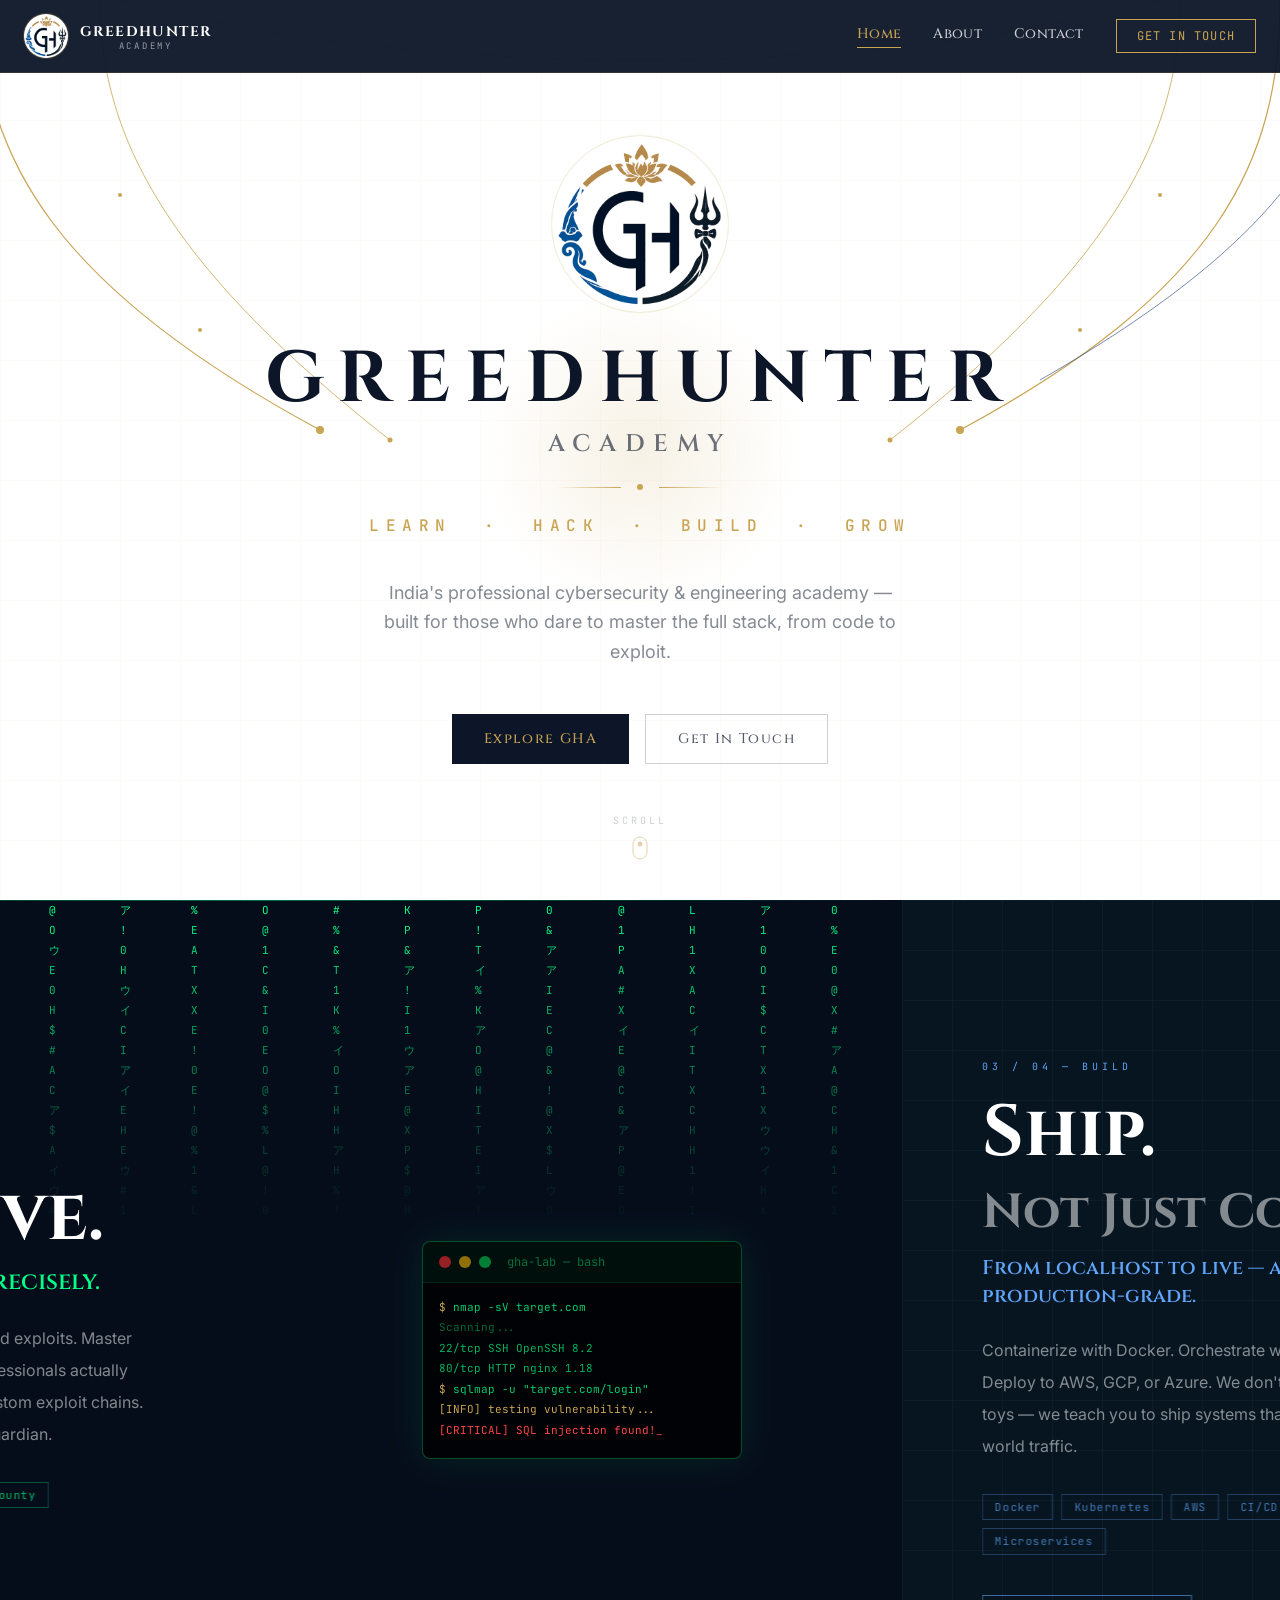
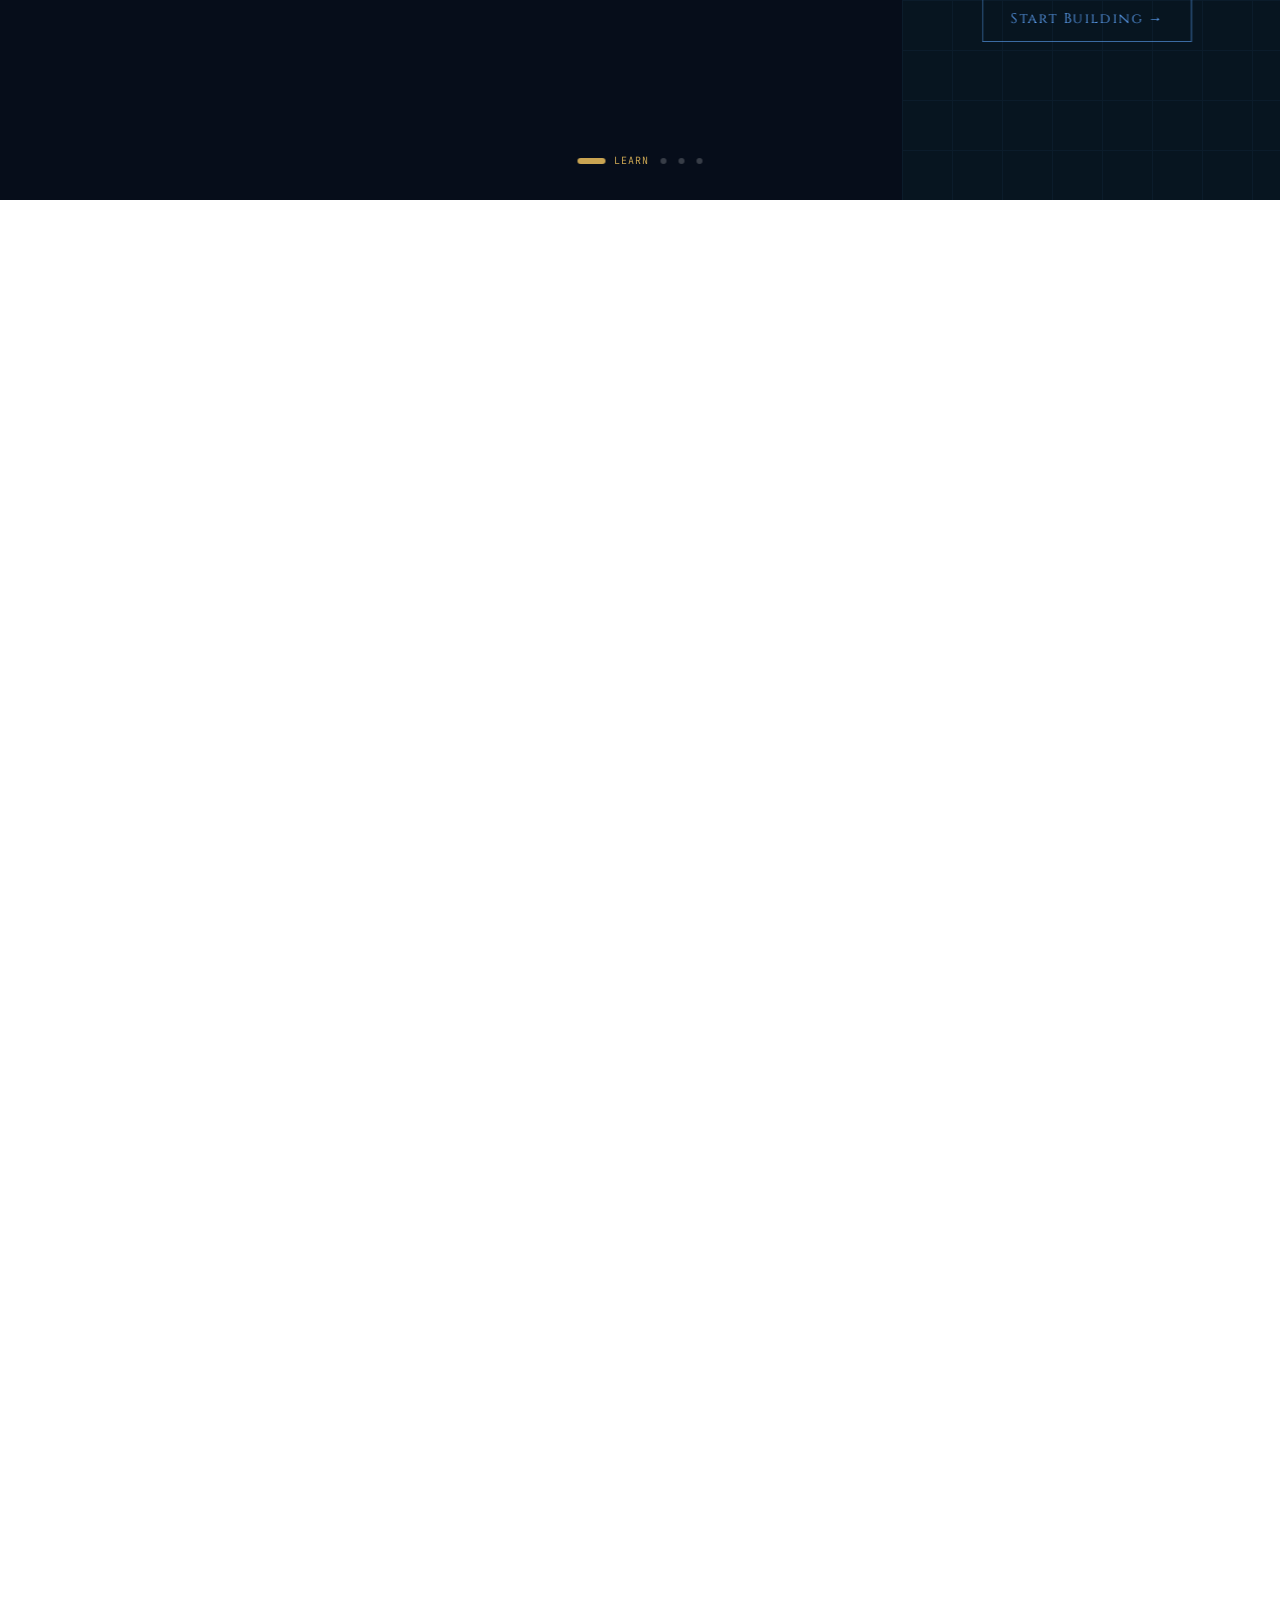
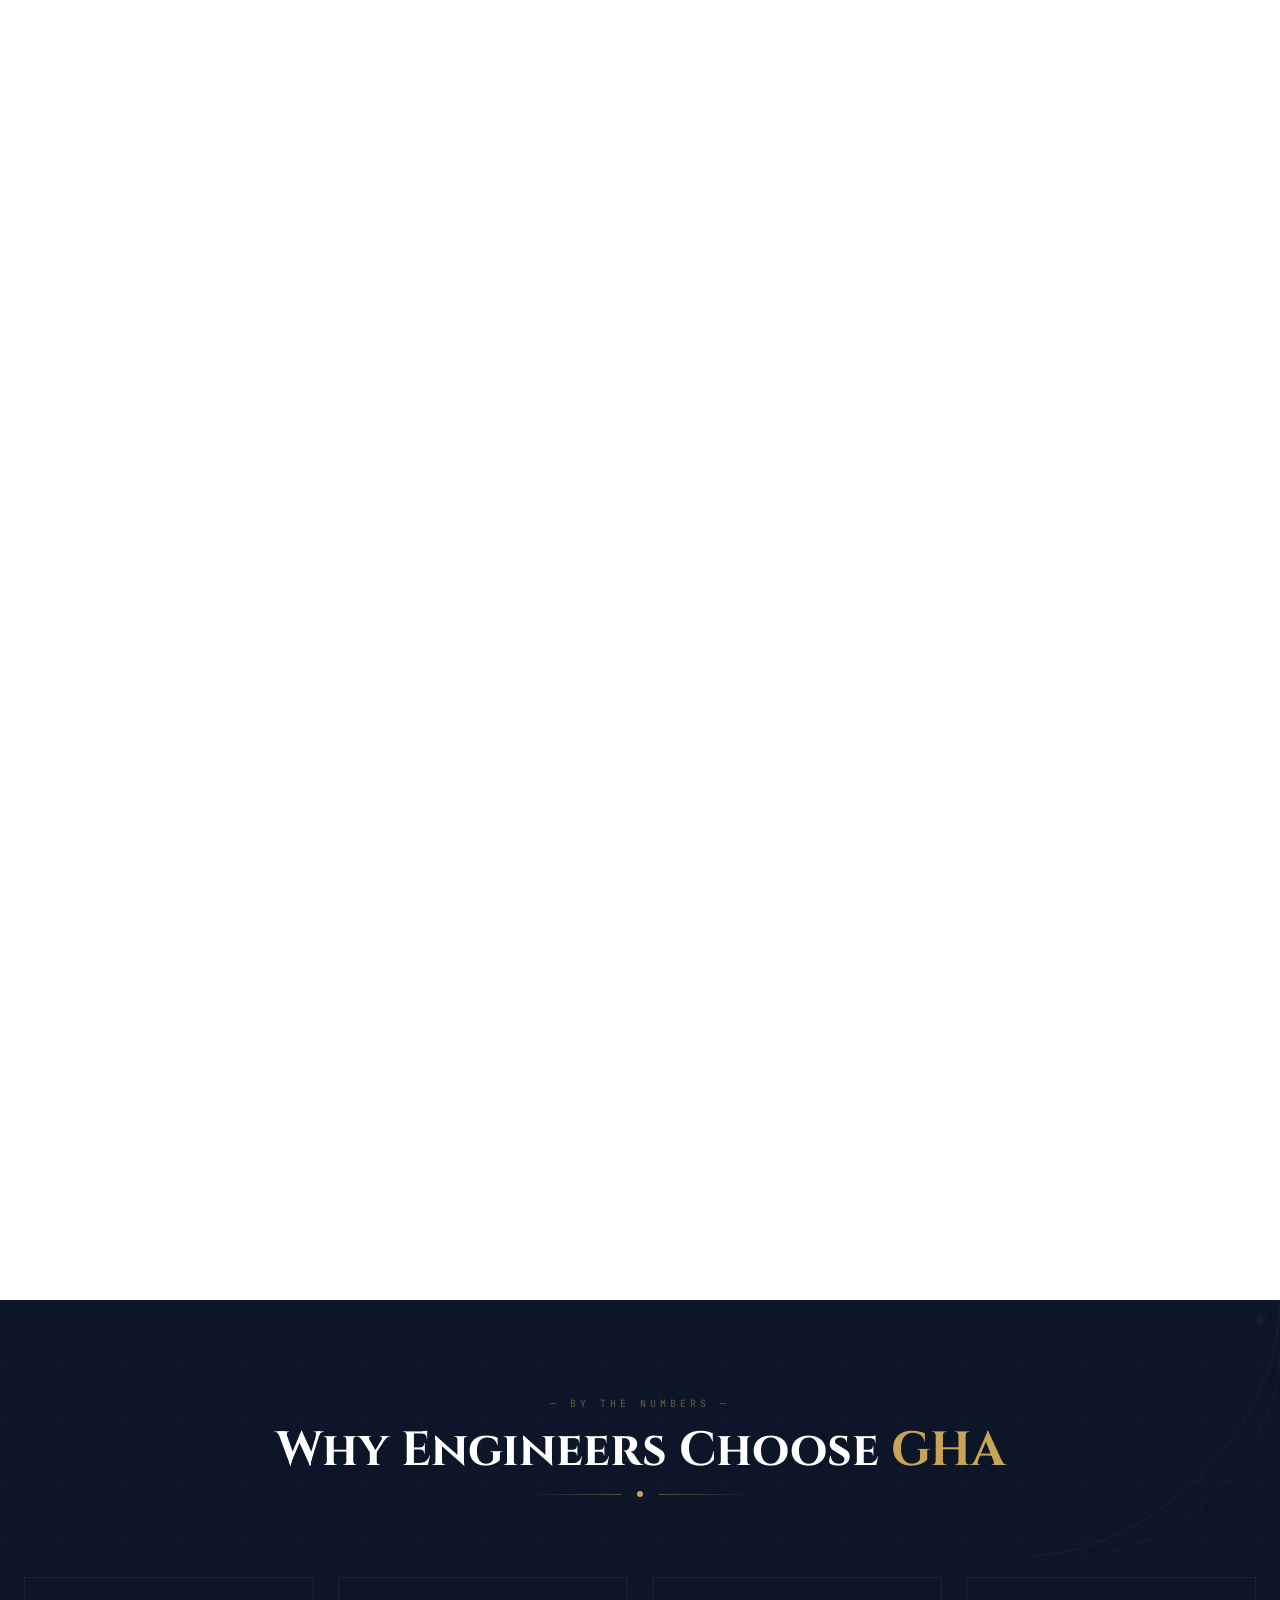
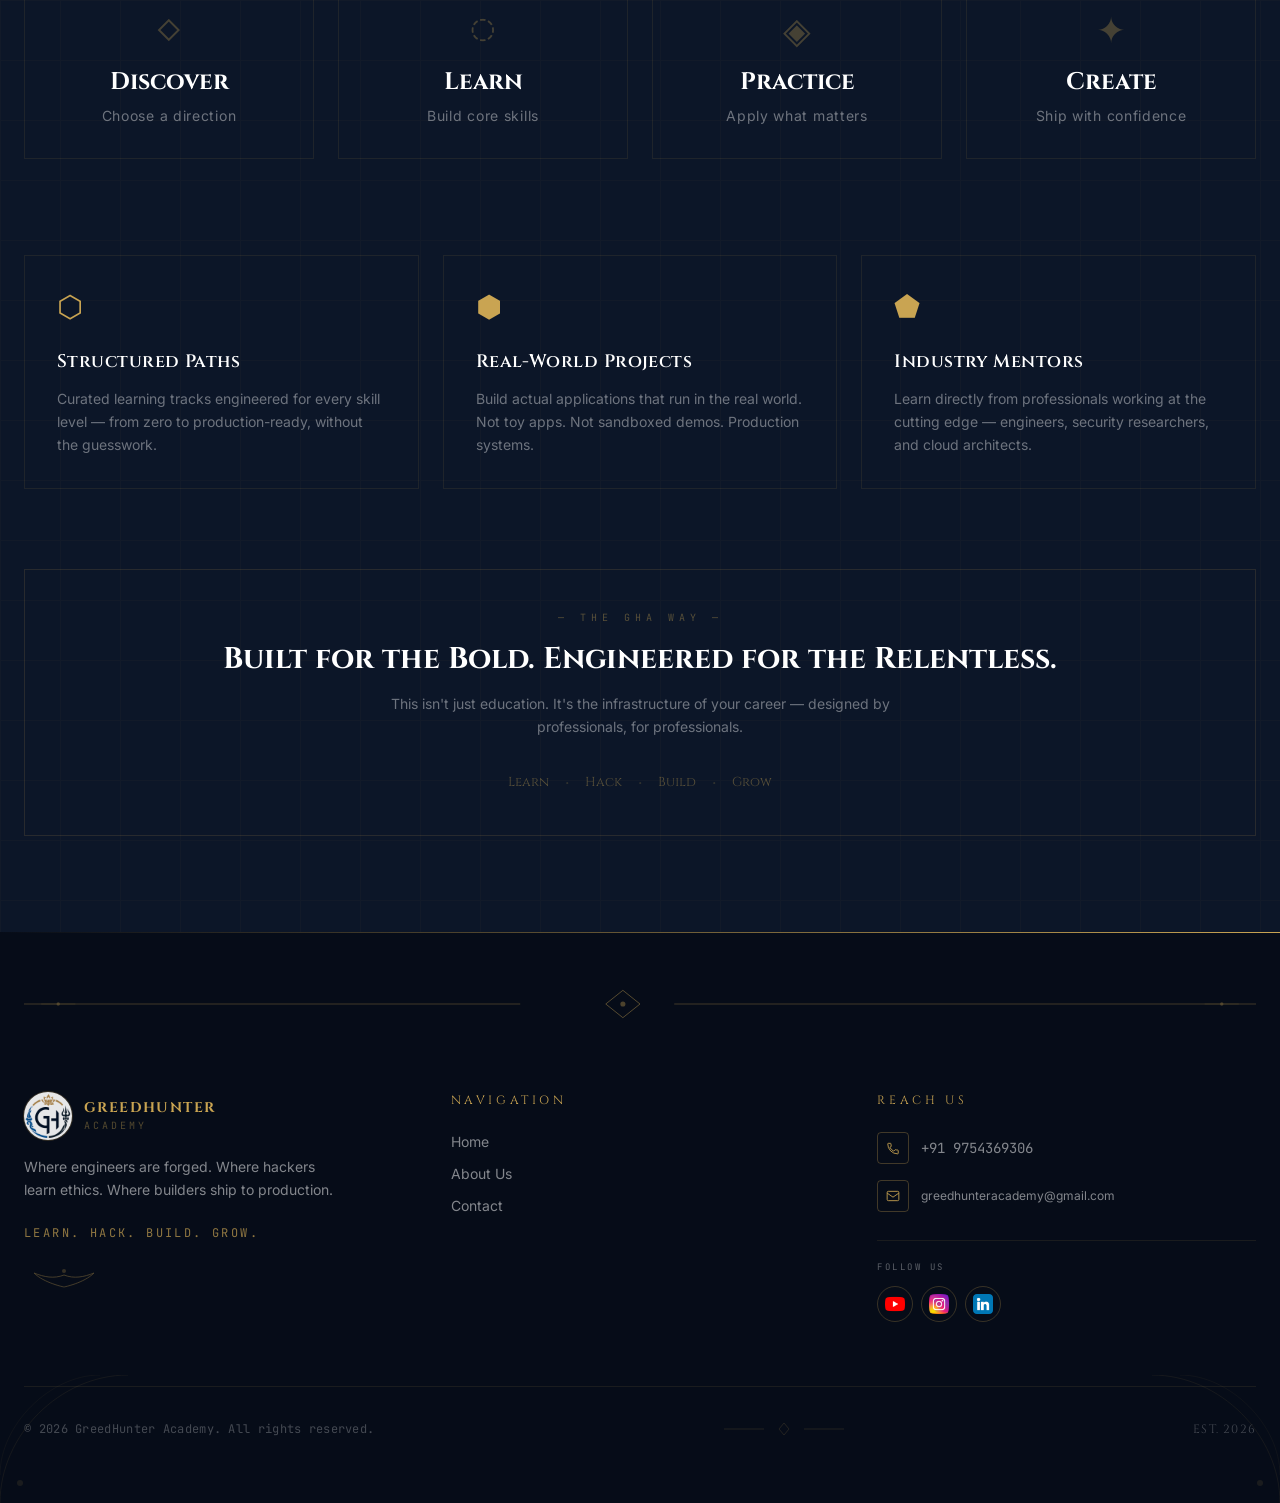
<file: index.html>
<!-- rebuild -->
<!doctype html>
<html lang="en">
  <head>
    
    <meta charset="UTF-8" />
    <meta name="viewport" content="width=device-width, initial-scale=1.0" />
    <title>GreedHunter Academy | Learn. Hack. Build. Grow.</title>
    <meta name="description" content="GreedHunter Academy helps ambitious engineers learn, build real projects, and grow production-ready skills." />
    <meta name="theme-color" content="#0c1628" />
    <link rel="icon" href="/favicon.ico" sizes="48x48" />
    <link rel="icon" type="image/png" sizes="192x192" href="/favicon-192.png" />
    <link rel="apple-touch-icon" href="/apple-touch-icon.png" />
    
    <meta name="description" content="This professional static website offers an engaging platform for Greed Hunter Academy, featuring animated sections to enhance learning, hacking, building, and growing skills.">
    <meta name="robots" content="noindex, nofollow">
    <meta property="og:title" content="GreedHunter Academy">
    <meta property="og:description" content="GreedHunter Academy offers an engaging platform for Curious Learners, featuring animated sections to enhance learning, hacking, building, and growing skills.">
    <script type="module" crossorigin src="/assets/index-D7LzWSlk.js"></script>
    <link rel="stylesheet" crossorigin href="/assets/index-CwbTyJdu.css">
  </head>
  <body>
    
    <div id="root"></div>
    
  </body>
</html>
</file>
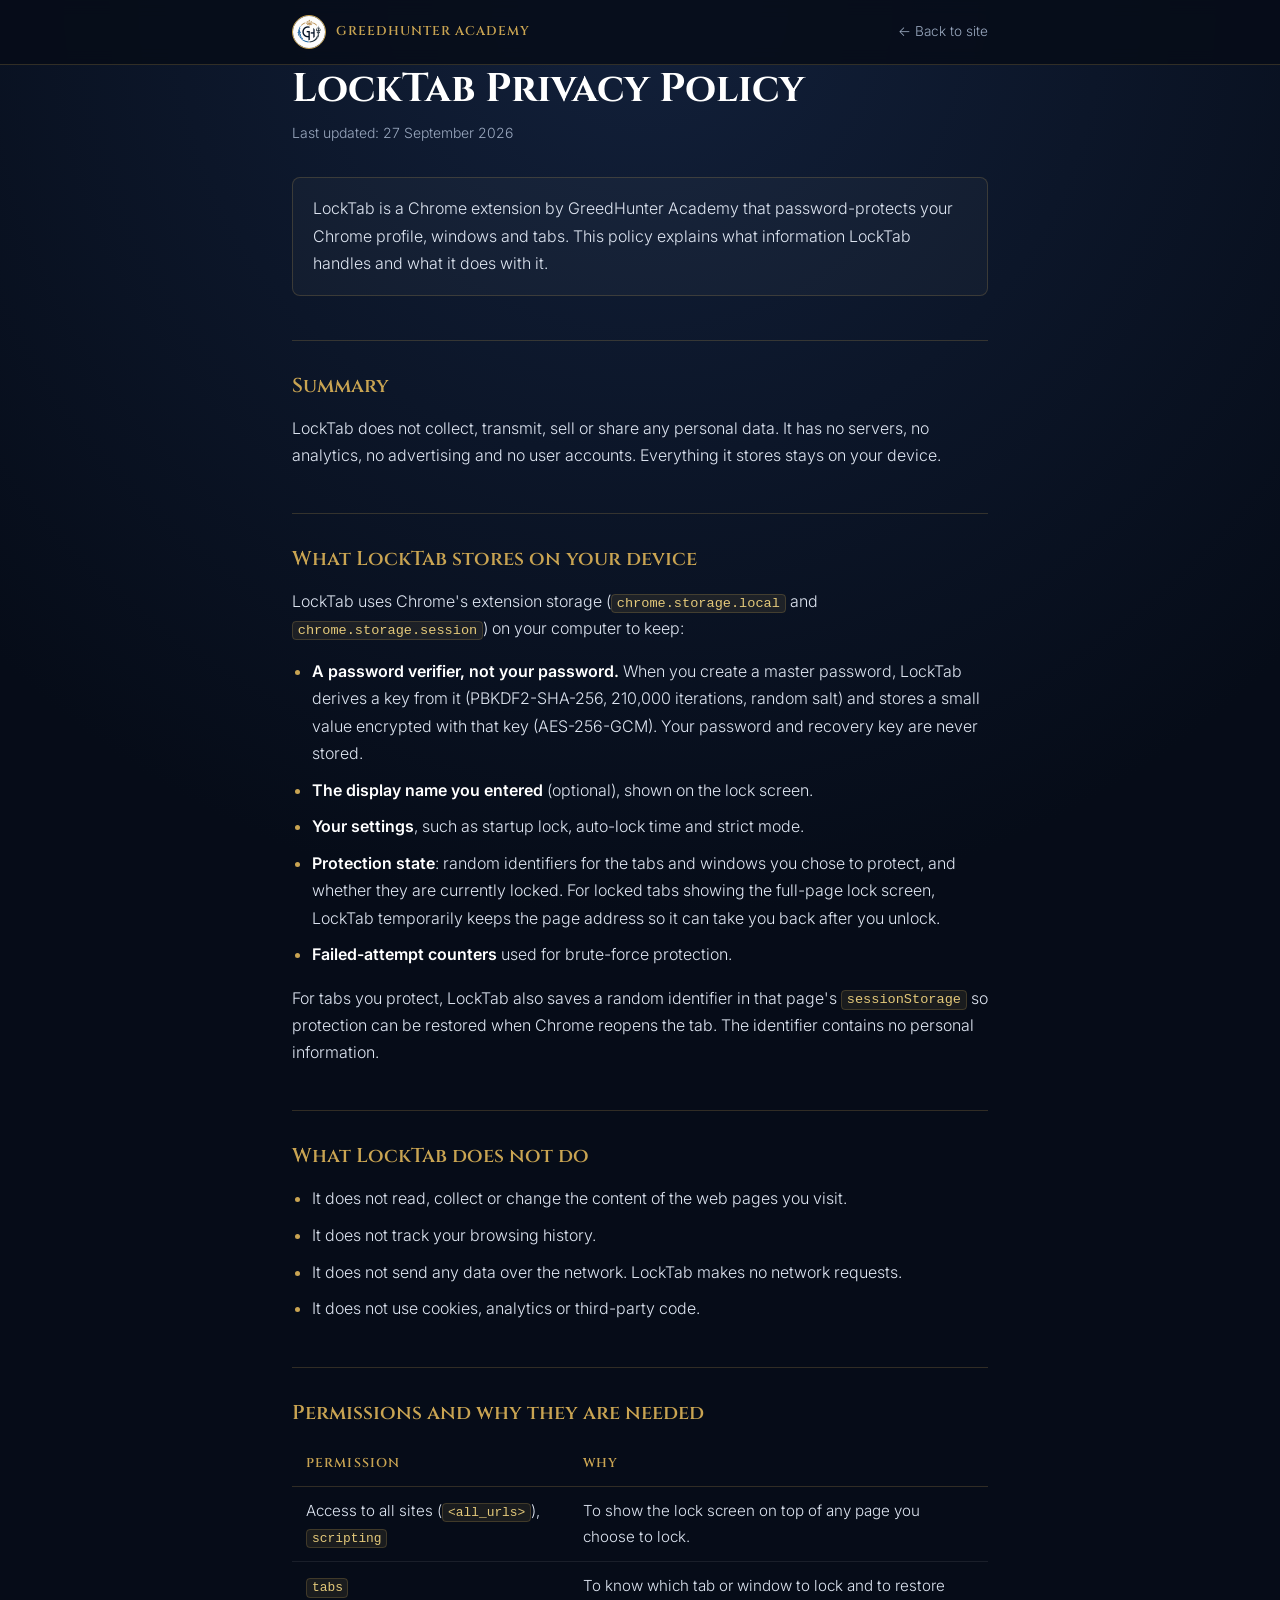
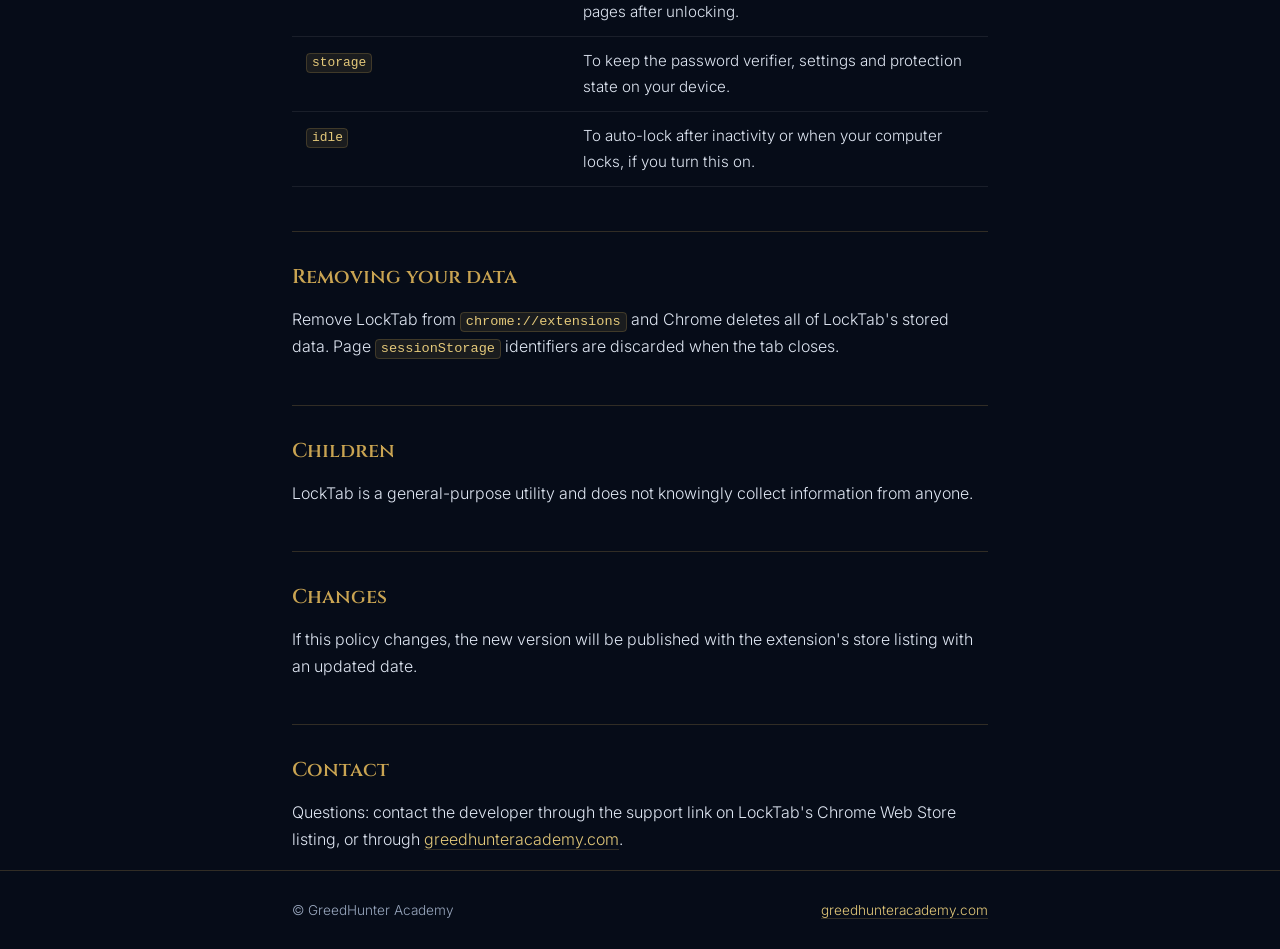
<file: privacy/locktab/index.html>
<!doctype html>
<html lang="en">
  <head>
    <meta charset="UTF-8" />
    <meta name="viewport" content="width=device-width, initial-scale=1.0" />
    <title>LockTab Privacy Policy | GreedHunter Academy</title>
    <meta name="description" content="Privacy policy for LockTab, the Chrome extension by GreedHunter Academy. LockTab collects no personal data and makes no network requests." />
    <meta name="theme-color" content="#0c1628" />
    <meta name="robots" content="index, follow" />
    <link rel="canonical" href="https://greedhunteracademy.com/privacy/locktab/" />
    <link rel="icon" href="/favicon.ico" sizes="48x48" />
    <link rel="icon" type="image/png" sizes="192x192" href="/favicon-192.png" />
    <link rel="apple-touch-icon" href="/apple-touch-icon.png" />
    <link rel="preconnect" href="https://fonts.googleapis.com" />
    <link rel="preconnect" href="https://fonts.gstatic.com" crossorigin />
    <link rel="stylesheet" href="https://fonts.googleapis.com/css2?family=Cinzel:wght@400;600;700&family=Inter:wght@300;400;500;600;700&display=swap" />
    <style>
      :root {
        --navy: #0c1628;
        --navy-deep: #060c18;
        --gold: #c9a452;
        --gold-light: #e4c97a;
        --text: #dfe6f2;
        --text-muted: #9aa8bf;
        --line: rgba(201, 164, 82, 0.22);
        --font-display: "Cinzel", serif;
        --font-sans: "Inter", -apple-system, BlinkMacSystemFont, "Segoe UI", Roboto, "Helvetica Neue", Arial, sans-serif;
        --font-mono: "JetBrains Mono", ui-monospace, SFMono-Regular, Menlo, Consolas, monospace;
      }
      * { box-sizing: border-box; }
      html { -webkit-text-size-adjust: 100%; }
      body {
        margin: 0;
        background: var(--navy-deep);
        background-image: radial-gradient(120% 60% at 50% 0%, #12203a 0%, var(--navy-deep) 60%);
        color: var(--text);
        font-family: var(--font-sans);
        font-size: 1rem;
        line-height: 1.7;
        font-weight: 300;
      }
      a { color: var(--gold-light); text-decoration: none; border-bottom: 1px solid var(--line); }
      a:hover { color: #fff; border-bottom-color: var(--gold); }
      .wrap { max-width: 46rem; margin: 0 auto; padding: 0 1.25rem; }
      header.site {
        border-bottom: 1px solid var(--line);
        background: rgba(6, 12, 24, 0.85);
        backdrop-filter: blur(8px);
        position: sticky;
        top: 0;
        z-index: 10;
      }
      header.site .wrap {
        display: flex;
        align-items: center;
        gap: 0.75rem;
        min-height: 4rem;
      }
      .brand {
        display: flex;
        align-items: center;
        gap: 0.6rem;
        font-family: var(--font-display);
        font-weight: 600;
        letter-spacing: 0.08em;
        text-transform: uppercase;
        font-size: 0.8rem;
        color: var(--gold);
        border: 0;
      }
      .brand img {
        display: block;
        flex: 0 0 auto;
        width: 34px;
        height: 34px;
        aspect-ratio: 1 / 1;
        object-fit: cover;
        object-position: center;
        border-radius: 50%;
        border: 1px solid var(--gold);
        background: #fff;
      }
      .brand:hover { color: var(--gold-light); }
      .back { margin-left: auto; font-size: 0.85rem; color: var(--text-muted); border: 0; }
      .back:hover { color: var(--gold-light); }
      main { padding: 3rem 0 4rem; }
      h1 {
        font-family: var(--font-display);
        font-size: clamp(1.7rem, 5vw, 2.5rem);
        line-height: 1.2;
        font-weight: 700;
        color: #fff;
        margin: 0 0 0.5rem;
      }
      .updated { color: var(--text-muted); font-size: 0.875rem; margin: 0 0 2rem; }
      h2 {
        font-family: var(--font-display);
        font-size: 1.25rem;
        font-weight: 600;
        color: var(--gold);
        margin: 2.75rem 0 0.75rem;
        padding-top: 1.75rem;
        border-top: 1px solid var(--line);
      }
      p { margin: 0 0 1rem; }
      ul { margin: 0 0 1rem; padding-left: 1.25rem; }
      li { margin-bottom: 0.6rem; }
      li::marker { color: var(--gold); }
      strong { color: #fff; font-weight: 600; }
      code {
        font-family: var(--font-mono);
        font-size: 0.85em;
        background: rgba(201, 164, 82, 0.1);
        border: 1px solid var(--line);
        border-radius: 4px;
        padding: 0.1em 0.35em;
        color: var(--gold-light);
        word-break: break-word;
      }
      .lead {
        background: rgba(255, 255, 255, 0.03);
        border: 1px solid var(--line);
        border-radius: 0.5rem;
        padding: 1.1rem 1.25rem;
        margin-bottom: 0;
      }
      .table-scroll { overflow-x: auto; margin: 0 0 1rem; }
      table { border-collapse: collapse; width: 100%; min-width: 28rem; font-size: 0.95rem; }
      th, td { text-align: left; padding: 0.7rem 0.9rem; border-bottom: 1px solid rgba(255, 255, 255, 0.08); vertical-align: top; }
      th {
        color: var(--gold);
        font-family: var(--font-display);
        font-weight: 600;
        font-size: 0.8rem;
        letter-spacing: 0.08em;
        text-transform: uppercase;
        border-bottom: 1px solid var(--line);
      }
      footer.site {
        border-top: 1px solid var(--line);
        padding: 1.75rem 0;
        color: var(--text-muted);
        font-size: 0.85rem;
      }
      footer.site .wrap { display: flex; flex-wrap: wrap; gap: 0.5rem 1.25rem; justify-content: space-between; }
    </style>
  </head>
  <body>
    <header class="site">
      <div class="wrap">
        <a class="brand" href="/" aria-label="GreedHunter Academy home">
          <img src="/GHAL.png" alt="" width="34" height="34" />
          <span>GreedHunter Academy</span>
        </a>
        <a class="back" href="/">&larr; Back to site</a>
      </div>
    </header>

    <main class="wrap">
      <h1>LockTab Privacy Policy</h1>
      <p class="updated">Last updated: 27 September 2026</p>

      <p class="lead">
        LockTab is a Chrome extension by GreedHunter Academy that password-protects your Chrome profile,
        windows and tabs. This policy explains what information LockTab handles and what it does with it.
      </p>

      <h2>Summary</h2>
      <p>
        LockTab does not collect, transmit, sell or share any personal data. It has no servers, no analytics,
        no advertising and no user accounts. Everything it stores stays on your device.
      </p>

      <h2>What LockTab stores on your device</h2>
      <p>
        LockTab uses Chrome's extension storage (<code>chrome.storage.local</code> and
        <code>chrome.storage.session</code>) on your computer to keep:
      </p>
      <ul>
        <li>
          <strong>A password verifier, not your password.</strong> When you create a master password, LockTab
          derives a key from it (PBKDF2-SHA-256, 210,000 iterations, random salt) and stores a small value
          encrypted with that key (AES-256-GCM). Your password and recovery key are never stored.
        </li>
        <li><strong>The display name you entered</strong> (optional), shown on the lock screen.</li>
        <li><strong>Your settings</strong>, such as startup lock, auto-lock time and strict mode.</li>
        <li>
          <strong>Protection state</strong>: random identifiers for the tabs and windows you chose to protect,
          and whether they are currently locked. For locked tabs showing the full-page lock screen, LockTab
          temporarily keeps the page address so it can take you back after you unlock.
        </li>
        <li><strong>Failed-attempt counters</strong> used for brute-force protection.</li>
      </ul>
      <p>
        For tabs you protect, LockTab also saves a random identifier in that page's <code>sessionStorage</code>
        so protection can be restored when Chrome reopens the tab. The identifier contains no personal
        information.
      </p>

      <h2>What LockTab does not do</h2>
      <ul>
        <li>It does not read, collect or change the content of the web pages you visit.</li>
        <li>It does not track your browsing history.</li>
        <li>It does not send any data over the network. LockTab makes no network requests.</li>
        <li>It does not use cookies, analytics or third-party code.</li>
      </ul>

      <h2>Permissions and why they are needed</h2>
      <div class="table-scroll">
        <table>
          <thead>
            <tr><th scope="col">Permission</th><th scope="col">Why</th></tr>
          </thead>
          <tbody>
            <tr>
              <td>Access to all sites (<code>&lt;all_urls&gt;</code>), <code>scripting</code></td>
              <td>To show the lock screen on top of any page you choose to lock.</td>
            </tr>
            <tr>
              <td><code>tabs</code></td>
              <td>To know which tab or window to lock and to restore pages after unlocking.</td>
            </tr>
            <tr>
              <td><code>storage</code></td>
              <td>To keep the password verifier, settings and protection state on your device.</td>
            </tr>
            <tr>
              <td><code>idle</code></td>
              <td>To auto-lock after inactivity or when your computer locks, if you turn this on.</td>
            </tr>
          </tbody>
        </table>
      </div>

      <h2>Removing your data</h2>
      <p>
        Remove LockTab from <code>chrome://extensions</code> and Chrome deletes all of LockTab's stored data.
        Page <code>sessionStorage</code> identifiers are discarded when the tab closes.
      </p>

      <h2>Children</h2>
      <p>LockTab is a general-purpose utility and does not knowingly collect information from anyone.</p>

      <h2>Changes</h2>
      <p>
        If this policy changes, the new version will be published with the extension's store listing with an
        updated date.
      </p>

      <h2>Contact</h2>
      <p>
        Questions: contact the developer through the support link on LockTab's Chrome Web Store listing, or
        through <a href="https://greedhunteracademy.com">greedhunteracademy.com</a>.
      </p>
    </main>

    <footer class="site">
      <div class="wrap">
        <span>&copy; GreedHunter Academy</span>
        <span><a href="/">greedhunteracademy.com</a></span>
      </div>
    </footer>
  </body>
</html>
</file>
<file: assets/index-CwbTyJdu.css>
@import "https://fonts.googleapis.com/css2?family=Cinzel:wght@400;600;700;900&family=JetBrains+Mono:wght@400;500;600&family=Inter:wght@300;400;500;600;700&display=swap";@layer components;@layer properties{@supports (((-webkit-hyphens:none)) and (not (margin-trim:inline))) or ((-moz-orient:inline) and (not (color:rgb(from red r g b)))){*,:before,:after,::backdrop{--tw-translate-x:0;--tw-translate-y:0;--tw-translate-z:0;--tw-rotate-x:initial;--tw-rotate-y:initial;--tw-rotate-z:initial;--tw-skew-x:initial;--tw-skew-y:initial;--tw-space-y-reverse:0;--tw-border-style:solid;--tw-gradient-position:initial;--tw-gradient-from:#0000;--tw-gradient-via:#0000;--tw-gradient-to:#0000;--tw-gradient-stops:initial;--tw-gradient-via-stops:initial;--tw-gradient-from-position:0%;--tw-gradient-via-position:50%;--tw-gradient-to-position:100%;--tw-leading:initial;--tw-font-weight:initial;--tw-tracking:initial;--tw-shadow:0 0 #0000;--tw-shadow-color:initial;--tw-shadow-alpha:100%;--tw-inset-shadow:0 0 #0000;--tw-inset-shadow-color:initial;--tw-inset-shadow-alpha:100%;--tw-ring-color:initial;--tw-ring-shadow:0 0 #0000;--tw-inset-ring-color:initial;--tw-inset-ring-shadow:0 0 #0000;--tw-ring-inset:initial;--tw-ring-offset-width:0px;--tw-ring-offset-color:#fff;--tw-ring-offset-shadow:0 0 #0000;--tw-blur:initial;--tw-brightness:initial;--tw-contrast:initial;--tw-grayscale:initial;--tw-hue-rotate:initial;--tw-invert:initial;--tw-opacity:initial;--tw-saturate:initial;--tw-sepia:initial;--tw-drop-shadow:initial;--tw-drop-shadow-color:initial;--tw-drop-shadow-alpha:100%;--tw-drop-shadow-size:initial;--tw-backdrop-blur:initial;--tw-backdrop-brightness:initial;--tw-backdrop-contrast:initial;--tw-backdrop-grayscale:initial;--tw-backdrop-hue-rotate:initial;--tw-backdrop-invert:initial;--tw-backdrop-opacity:initial;--tw-backdrop-saturate:initial;--tw-backdrop-sepia:initial;--tw-duration:initial;--tw-ease:initial;--tw-scale-x:1;--tw-scale-y:1;--tw-scale-z:1}}}@layer theme{:root,:host{--font-sans:-apple-system, BlinkMacSystemFont, "Segoe UI", Roboto, "Helvetica Neue", "Noto Sans", Arial, sans-serif, "Apple Color Emoji", "Segoe UI Emoji", "Segoe UI Symbol", "Noto Color Emoji";--font-mono:"JetBrains Mono", monospace;--color-red-500:oklch(63.7% .237 25.331);--color-yellow-500:oklch(79.5% .184 86.047);--color-green-500:oklch(72.3% .219 149.579);--color-black:#000;--color-white:#fff;--spacing:.25rem;--container-xs:20rem;--container-md:28rem;--container-lg:32rem;--container-xl:36rem;--container-3xl:48rem;--container-4xl:56rem;--container-7xl:80rem;--text-xs:.75rem;--text-xs--line-height:calc(1 / .75);--text-sm:.875rem;--text-sm--line-height:calc(1.25 / .875);--text-base:1rem;--text-base--line-height:calc(1.5 / 1);--text-lg:1.125rem;--text-lg--line-height:calc(1.75 / 1.125);--text-xl:1.25rem;--text-xl--line-height:calc(1.75 / 1.25);--text-2xl:1.5rem;--text-2xl--line-height:calc(2 / 1.5);--text-3xl:1.875rem;--text-3xl--line-height:calc(2.25 / 1.875);--text-4xl:2.25rem;--text-4xl--line-height:calc(2.5 / 2.25);--text-5xl:3rem;--text-5xl--line-height:1;--text-6xl:3.75rem;--text-6xl--line-height:1;--text-7xl:4.5rem;--text-7xl--line-height:1;--text-8xl:6rem;--text-8xl--line-height:1;--font-weight-medium:500;--font-weight-semibold:600;--font-weight-bold:700;--tracking-tight:-.025em;--tracking-wide:.025em;--tracking-wider:.05em;--tracking-widest:.1em;--leading-relaxed:1.625;--leading-loose:2;--radius-lg:.5rem;--ease-out:cubic-bezier(0, 0, .2, 1);--ease-in-out:cubic-bezier(.4, 0, .2, 1);--animate-ping:ping 1s cubic-bezier(0, 0, .2, 1) infinite;--animate-pulse:pulse 2s cubic-bezier(.4, 0, .6, 1) infinite;--blur-sm:8px;--blur-md:12px;--blur-xl:24px;--default-transition-duration:.15s;--default-transition-timing-function:cubic-bezier(.4, 0, .2, 1);--default-font-family:var(--font-sans);--default-mono-font-family:var(--font-mono);--color-gold:#c9a452;--color-navy:#0c1628;--color-navy-deep:#060c18;--font-display:"Cinzel", serif}}@layer base{*,:after,:before,::backdrop{box-sizing:border-box;border:0 solid;margin:0;padding:0}::file-selector-button{box-sizing:border-box;border:0 solid;margin:0;padding:0}html,:host{-webkit-text-size-adjust:100%;tab-size:4;line-height:1.5;font-family:var(--default-font-family,-apple-system, BlinkMacSystemFont, "Segoe UI", Roboto, "Helvetica Neue", "Noto Sans", Arial, sans-serif, "Apple Color Emoji", "Segoe UI Emoji", "Segoe UI Symbol", "Noto Color Emoji");font-feature-settings:var(--default-font-feature-settings,normal);font-variation-settings:var(--default-font-variation-settings,normal);-webkit-tap-highlight-color:transparent}hr{height:0;color:inherit;border-top-width:1px}abbr:where([title]){-webkit-text-decoration:underline dotted;text-decoration:underline dotted}h1,h2,h3,h4,h5,h6{font-size:inherit;font-weight:inherit}a{color:inherit;-webkit-text-decoration:inherit;-webkit-text-decoration:inherit;-webkit-text-decoration:inherit;-webkit-text-decoration:inherit;text-decoration:inherit}b,strong{font-weight:bolder}code,kbd,samp,pre{font-family:var(--default-mono-font-family,ui-monospace, SFMono-Regular, Menlo, Monaco, Consolas, "Liberation Mono", "Courier New", monospace);font-feature-settings:var(--default-mono-font-feature-settings,normal);font-variation-settings:var(--default-mono-font-variation-settings,normal);font-size:1em}small{font-size:80%}sub,sup{vertical-align:baseline;font-size:75%;line-height:0;position:relative}sub{bottom:-.25em}sup{top:-.5em}table{text-indent:0;border-color:inherit;border-collapse:collapse}:-moz-focusring:where(:not(iframe)){outline:auto}progress{vertical-align:baseline}summary{display:list-item}ol,ul,menu{list-style:none}img,svg,video,canvas,audio,iframe,embed,object{vertical-align:middle;display:block}img,video{max-width:100%;height:auto}button,input,select,optgroup,textarea{font:inherit;font-feature-settings:inherit;font-variation-settings:inherit;letter-spacing:inherit;color:inherit;opacity:1;background-color:#0000;border-radius:0}::file-selector-button{font:inherit;font-feature-settings:inherit;font-variation-settings:inherit;letter-spacing:inherit;color:inherit;opacity:1;background-color:#0000;border-radius:0}:where(select:is([multiple],[size])) optgroup{font-weight:bolder}:where(select:is([multiple],[size])) optgroup option{padding-inline-start:20px}::file-selector-button{margin-inline-end:4px}::placeholder{opacity:1}@supports (not ((-webkit-appearance:-apple-pay-button))) or (contain-intrinsic-size:1px){::placeholder{color:currentColor}@supports (color:color-mix(in lab, red, red)){::placeholder{color:color-mix(in oklab, currentcolor 50%, transparent)}}}textarea{resize:vertical}::-webkit-search-decoration{-webkit-appearance:none}::-webkit-date-and-time-value{min-height:1lh;text-align:inherit}::-webkit-datetime-edit{display:inline-flex}::-webkit-datetime-edit-fields-wrapper{padding:0}::-webkit-datetime-edit{padding-block:0}::-webkit-datetime-edit-year-field{padding-block:0}::-webkit-datetime-edit-month-field{padding-block:0}::-webkit-datetime-edit-day-field{padding-block:0}::-webkit-datetime-edit-hour-field{padding-block:0}::-webkit-datetime-edit-minute-field{padding-block:0}::-webkit-datetime-edit-second-field{padding-block:0}::-webkit-datetime-edit-millisecond-field{padding-block:0}::-webkit-datetime-edit-meridiem-field{padding-block:0}::-webkit-calendar-picker-indicator{line-height:1}:-moz-ui-invalid{box-shadow:none}button,input:where([type=button],[type=reset],[type=submit]){appearance:button}::file-selector-button{appearance:button}::-webkit-inner-spin-button{height:auto}::-webkit-outer-spin-button{height:auto}[hidden]:where(:not([hidden=until-found])){display:none!important}}@layer utilities{.pointer-events-none{pointer-events:none}.visible{visibility:visible}.absolute{position:absolute}.fixed{position:fixed}.relative{position:relative}.static{position:static}.sticky{position:sticky}.inset-0{inset:0}.inset-\[-7px\]{inset:-7px}.-top-20{top:calc(var(--spacing) * -20)}.-top-48{top:calc(var(--spacing) * -48)}.top-0{top:0}.top-1\/2{top:50%}.top-4{top:calc(var(--spacing) * 4)}.-right-20{right:calc(var(--spacing) * -20)}.-right-40{right:calc(var(--spacing) * -40)}.right-0{right:0}.right-4{right:calc(var(--spacing) * 4)}.-bottom-56{bottom:calc(var(--spacing) * -56)}.bottom-0{bottom:0}.bottom-7{bottom:calc(var(--spacing) * 7)}.bottom-8{bottom:calc(var(--spacing) * 8)}.bottom-10{bottom:calc(var(--spacing) * 10)}.-left-3{left:calc(var(--spacing) * -3)}.-left-40{left:calc(var(--spacing) * -40)}.left-0{left:0}.left-1\/2{left:50%}.z-10{z-index:10}.z-20{z-index:20}.z-30{z-index:30}.z-40{z-index:40}.z-50{z-index:50}.z-\[100\]{z-index:100}.z-\[9998\]{z-index:9998}.z-\[9999\]{z-index:9999}.mx-auto{margin-inline:auto}.mt-1{margin-top:var(--spacing)}.mt-2{margin-top:calc(var(--spacing) * 2)}.mt-4{margin-top:calc(var(--spacing) * 4)}.mt-5{margin-top:calc(var(--spacing) * 5)}.mt-7{margin-top:calc(var(--spacing) * 7)}.mt-8{margin-top:calc(var(--spacing) * 8)}.mt-10{margin-top:calc(var(--spacing) * 10)}.mt-20{margin-top:calc(var(--spacing) * 20)}.mb-1{margin-bottom:var(--spacing)}.mb-2{margin-bottom:calc(var(--spacing) * 2)}.mb-3{margin-bottom:calc(var(--spacing) * 3)}.mb-4{margin-bottom:calc(var(--spacing) * 4)}.mb-5{margin-bottom:calc(var(--spacing) * 5)}.mb-6{margin-bottom:calc(var(--spacing) * 6)}.mb-7{margin-bottom:calc(var(--spacing) * 7)}.mb-8{margin-bottom:calc(var(--spacing) * 8)}.mb-10{margin-bottom:calc(var(--spacing) * 10)}.mb-12{margin-bottom:calc(var(--spacing) * 12)}.mb-16{margin-bottom:calc(var(--spacing) * 16)}.mb-20{margin-bottom:calc(var(--spacing) * 20)}.mb-24{margin-bottom:calc(var(--spacing) * 24)}.ml-2{margin-left:calc(var(--spacing) * 2)}.block{display:block}.flex{display:flex}.grid{display:grid}.hidden{display:none}.inline{display:inline}.inline-flex{display:inline-flex}.aspect-square{aspect-ratio:1}.h-0\.5{height:calc(var(--spacing) * .5)}.h-1\.5{height:calc(var(--spacing) * 1.5)}.h-2{height:calc(var(--spacing) * 2)}.h-3{height:calc(var(--spacing) * 3)}.h-5{height:calc(var(--spacing) * 5)}.h-8{height:calc(var(--spacing) * 8)}.h-9{height:calc(var(--spacing) * 9)}.h-10{height:calc(var(--spacing) * 10)}.h-11{height:calc(var(--spacing) * 11)}.h-12{height:calc(var(--spacing) * 12)}.h-14{height:calc(var(--spacing) * 14)}.h-16{height:calc(var(--spacing) * 16)}.h-20{height:calc(var(--spacing) * 20)}.h-28{height:calc(var(--spacing) * 28)}.h-32{height:calc(var(--spacing) * 32)}.h-44{height:calc(var(--spacing) * 44)}.h-52{height:calc(var(--spacing) * 52)}.h-64{height:calc(var(--spacing) * 64)}.h-80{height:calc(var(--spacing) * 80)}.h-\[32rem\]{height:32rem}.h-\[38rem\]{height:38rem}.h-\[72px\]{height:72px}.h-full{height:100%}.h-px{height:1px}.h-screen{height:100vh}.min-h-\[45vh\]{min-height:45vh}.min-h-\[calc\(100vh-72px\)\]{min-height:calc(100vh - 72px)}.min-h-screen{min-height:100vh}.w-0{width:0}.w-1\.5{width:calc(var(--spacing) * 1.5)}.w-1\/2{width:50%}.w-2{width:calc(var(--spacing) * 2)}.w-3{width:calc(var(--spacing) * 3)}.w-5{width:calc(var(--spacing) * 5)}.w-8{width:calc(var(--spacing) * 8)}.w-9{width:calc(var(--spacing) * 9)}.w-10{width:calc(var(--spacing) * 10)}.w-11{width:calc(var(--spacing) * 11)}.w-12{width:calc(var(--spacing) * 12)}.w-14{width:calc(var(--spacing) * 14)}.w-16{width:calc(var(--spacing) * 16)}.w-20{width:calc(var(--spacing) * 20)}.w-24{width:calc(var(--spacing) * 24)}.w-28{width:calc(var(--spacing) * 28)}.w-32{width:calc(var(--spacing) * 32)}.w-44{width:calc(var(--spacing) * 44)}.w-52{width:calc(var(--spacing) * 52)}.w-64{width:calc(var(--spacing) * 64)}.w-80{width:calc(var(--spacing) * 80)}.w-\[32rem\]{width:32rem}.w-\[38rem\]{width:38rem}.w-\[min\(70vw\,460px\)\]{width:min(70vw,460px)}.w-\[min\(92vw\,660px\)\]{width:min(92vw,660px)}.w-fit{width:fit-content}.w-full{width:100%}.w-screen{width:100vw}.max-w-3xl{max-width:var(--container-3xl)}.max-w-4xl{max-width:var(--container-4xl)}.max-w-7xl{max-width:var(--container-7xl)}.max-w-lg{max-width:var(--container-lg)}.max-w-md{max-width:var(--container-md)}.max-w-xl{max-width:var(--container-xl)}.max-w-xs{max-width:var(--container-xs)}.min-w-0{min-width:0}.flex-shrink-0{flex-shrink:0}.grow{flex-grow:1}.-translate-x-1\/2{--tw-translate-x:calc(calc(1 / 2 * 100%) * -1);translate:var(--tw-translate-x) var(--tw-translate-y)}.translate-x-\[-101\%\]{--tw-translate-x:-101%;translate:var(--tw-translate-x) var(--tw-translate-y)}.-translate-y-1\/2{--tw-translate-y:calc(calc(1 / 2 * 100%) * -1);translate:var(--tw-translate-x) var(--tw-translate-y)}.transform{transform:var(--tw-rotate-x,) var(--tw-rotate-y,) var(--tw-rotate-z,) var(--tw-skew-x,) var(--tw-skew-y,)}.animate-\[modalIn_350ms_ease-out_both\]{animation:.35s ease-out both modalIn}.animate-\[spin_20s_linear_infinite\]{animation:20s linear infinite spin}.animate-\[spin_32s_linear_infinite\]{animation:32s linear infinite spin}.animate-\[spin_42s_linear_infinite_reverse\]{animation:42s linear infinite reverse spin}.animate-ping{animation:var(--animate-ping)}.animate-pulse{animation:var(--animate-pulse)}.resize{resize:both}.grid-cols-1{grid-template-columns:repeat(1,minmax(0,1fr))}.grid-cols-2{grid-template-columns:repeat(2,minmax(0,1fr))}.flex-col{flex-direction:column}.flex-wrap{flex-wrap:wrap}.items-center{align-items:center}.items-end{align-items:flex-end}.items-start{align-items:flex-start}.justify-between{justify-content:space-between}.justify-center{justify-content:center}.gap-1{gap:var(--spacing)}.gap-1\.5{gap:calc(var(--spacing) * 1.5)}.gap-2{gap:calc(var(--spacing) * 2)}.gap-3{gap:calc(var(--spacing) * 3)}.gap-4{gap:calc(var(--spacing) * 4)}.gap-6{gap:calc(var(--spacing) * 6)}.gap-8{gap:calc(var(--spacing) * 8)}.gap-12{gap:calc(var(--spacing) * 12)}:where(.space-y-3>:not(:last-child)){--tw-space-y-reverse:0;margin-block-start:calc(calc(var(--spacing) * 3) * var(--tw-space-y-reverse));margin-block-end:calc(calc(var(--spacing) * 3) * calc(1 - var(--tw-space-y-reverse)))}.overflow-hidden{overflow:hidden}.rounded{border-radius:.25rem}.rounded-\[4px\]{border-radius:4px}.rounded-\[5px\]{border-radius:5px}.rounded-full{border-radius:3.40282e38px}.rounded-lg{border-radius:var(--radius-lg)}.border{border-style:var(--tw-border-style);border-width:1px}.border-2{border-style:var(--tw-border-style);border-width:2px}.border-t{border-top-style:var(--tw-border-style);border-top-width:1px}.border-b{border-bottom-style:var(--tw-border-style);border-bottom-width:1px}.border-gold{border-color:var(--color-gold)}.border-gold\/10{border-color:#c9a4521a}@supports (color:color-mix(in lab, red, red)){.border-gold\/10{border-color:color-mix(in oklab, var(--color-gold) 10%, transparent)}}.border-gold\/15{border-color:#c9a45226}@supports (color:color-mix(in lab, red, red)){.border-gold\/15{border-color:color-mix(in oklab, var(--color-gold) 15%, transparent)}}.border-gold\/20{border-color:#c9a45233}@supports (color:color-mix(in lab, red, red)){.border-gold\/20{border-color:color-mix(in oklab, var(--color-gold) 20%, transparent)}}.border-gold\/25{border-color:#c9a45240}@supports (color:color-mix(in lab, red, red)){.border-gold\/25{border-color:color-mix(in oklab, var(--color-gold) 25%, transparent)}}.border-gold\/30{border-color:#c9a4524d}@supports (color:color-mix(in lab, red, red)){.border-gold\/30{border-color:color-mix(in oklab, var(--color-gold) 30%, transparent)}}.border-gold\/35{border-color:#c9a45259}@supports (color:color-mix(in lab, red, red)){.border-gold\/35{border-color:color-mix(in oklab, var(--color-gold) 35%, transparent)}}.border-gold\/50{border-color:#c9a45280}@supports (color:color-mix(in lab, red, red)){.border-gold\/50{border-color:color-mix(in oklab, var(--color-gold) 50%, transparent)}}.border-navy\/10{border-color:#0c16281a}@supports (color:color-mix(in lab, red, red)){.border-navy\/10{border-color:color-mix(in oklab, var(--color-navy) 10%, transparent)}}.border-navy\/20{border-color:#0c162833}@supports (color:color-mix(in lab, red, red)){.border-navy\/20{border-color:color-mix(in oklab, var(--color-navy) 20%, transparent)}}.border-white\/10{border-color:#ffffff1a}@supports (color:color-mix(in lab, red, red)){.border-white\/10{border-color:color-mix(in oklab, var(--color-white) 10%, transparent)}}.bg-gold{background-color:var(--color-gold)}.bg-gold\/20{background-color:#c9a45233}@supports (color:color-mix(in lab, red, red)){.bg-gold\/20{background-color:color-mix(in oklab, var(--color-gold) 20%, transparent)}}.bg-gold\/30{background-color:#c9a4524d}@supports (color:color-mix(in lab, red, red)){.bg-gold\/30{background-color:color-mix(in oklab, var(--color-gold) 30%, transparent)}}.bg-gold\/40{background-color:#c9a45266}@supports (color:color-mix(in lab, red, red)){.bg-gold\/40{background-color:color-mix(in oklab, var(--color-gold) 40%, transparent)}}.bg-green-500\/60{background-color:#00c75899}@supports (color:color-mix(in lab, red, red)){.bg-green-500\/60{background-color:color-mix(in oklab, var(--color-green-500) 60%, transparent)}}.bg-navy{background-color:var(--color-navy)}.bg-navy-deep{background-color:var(--color-navy-deep)}.bg-navy-deep\/85{background-color:#060c18d9}@supports (color:color-mix(in lab, red, red)){.bg-navy-deep\/85{background-color:color-mix(in oklab, var(--color-navy-deep) 85%, transparent)}}.bg-navy-deep\/98{background-color:#060c18fa}@supports (color:color-mix(in lab, red, red)){.bg-navy-deep\/98{background-color:color-mix(in oklab, var(--color-navy-deep) 98%, transparent)}}.bg-navy\/95{background-color:#0c1628f2}@supports (color:color-mix(in lab, red, red)){.bg-navy\/95{background-color:color-mix(in oklab, var(--color-navy) 95%, transparent)}}.bg-navy\/98{background-color:#0c1628fa}@supports (color:color-mix(in lab, red, red)){.bg-navy\/98{background-color:color-mix(in oklab, var(--color-navy) 98%, transparent)}}.bg-red-500\/60{background-color:#fb2c3699}@supports (color:color-mix(in lab, red, red)){.bg-red-500\/60{background-color:color-mix(in oklab, var(--color-red-500) 60%, transparent)}}.bg-white{background-color:var(--color-white)}.bg-yellow-500\/60{background-color:#edb20099}@supports (color:color-mix(in lab, red, red)){.bg-yellow-500\/60{background-color:color-mix(in oklab, var(--color-yellow-500) 60%, transparent)}}.bg-gradient-to-l{--tw-gradient-position:to left in oklab;background-image:linear-gradient(var(--tw-gradient-stops))}.bg-gradient-to-r{--tw-gradient-position:to right in oklab;background-image:linear-gradient(var(--tw-gradient-stops))}.from-gold\/60{--tw-gradient-from:#c9a45299}@supports (color:color-mix(in lab, red, red)){.from-gold\/60{--tw-gradient-from:color-mix(in oklab, var(--color-gold) 60%, transparent)}}.from-gold\/60{--tw-gradient-stops:var(--tw-gradient-via-stops,var(--tw-gradient-position), var(--tw-gradient-from) var(--tw-gradient-from-position), var(--tw-gradient-to) var(--tw-gradient-to-position))}.from-transparent{--tw-gradient-from:transparent;--tw-gradient-stops:var(--tw-gradient-via-stops,var(--tw-gradient-position), var(--tw-gradient-from) var(--tw-gradient-from-position), var(--tw-gradient-to) var(--tw-gradient-to-position))}.via-gold{--tw-gradient-via:var(--color-gold);--tw-gradient-via-stops:var(--tw-gradient-position), var(--tw-gradient-from) var(--tw-gradient-from-position), var(--tw-gradient-via) var(--tw-gradient-via-position), var(--tw-gradient-to) var(--tw-gradient-to-position);--tw-gradient-stops:var(--tw-gradient-via-stops)}.to-gold{--tw-gradient-to:var(--color-gold);--tw-gradient-stops:var(--tw-gradient-via-stops,var(--tw-gradient-position), var(--tw-gradient-from) var(--tw-gradient-from-position), var(--tw-gradient-to) var(--tw-gradient-to-position))}.to-gold\/40{--tw-gradient-to:#c9a45266}@supports (color:color-mix(in lab, red, red)){.to-gold\/40{--tw-gradient-to:color-mix(in oklab, var(--color-gold) 40%, transparent)}}.to-gold\/40{--tw-gradient-stops:var(--tw-gradient-via-stops,var(--tw-gradient-position), var(--tw-gradient-from) var(--tw-gradient-from-position), var(--tw-gradient-to) var(--tw-gradient-to-position))}.to-gold\/60{--tw-gradient-to:#c9a45299}@supports (color:color-mix(in lab, red, red)){.to-gold\/60{--tw-gradient-to:color-mix(in oklab, var(--color-gold) 60%, transparent)}}.to-gold\/60{--tw-gradient-stops:var(--tw-gradient-via-stops,var(--tw-gradient-position), var(--tw-gradient-from) var(--tw-gradient-from-position), var(--tw-gradient-to) var(--tw-gradient-to-position))}.to-transparent{--tw-gradient-to:transparent;--tw-gradient-stops:var(--tw-gradient-via-stops,var(--tw-gradient-position), var(--tw-gradient-from) var(--tw-gradient-from-position), var(--tw-gradient-to) var(--tw-gradient-to-position))}.object-contain{object-fit:contain}.object-cover{object-fit:cover}.p-2{padding:calc(var(--spacing) * 2)}.p-4{padding:calc(var(--spacing) * 4)}.p-7{padding:calc(var(--spacing) * 7)}.p-8{padding:calc(var(--spacing) * 8)}.p-10{padding:calc(var(--spacing) * 10)}.p-12{padding:calc(var(--spacing) * 12)}.px-3{padding-inline:calc(var(--spacing) * 3)}.px-4{padding-inline:calc(var(--spacing) * 4)}.px-5{padding-inline:calc(var(--spacing) * 5)}.px-6{padding-inline:calc(var(--spacing) * 6)}.px-7{padding-inline:calc(var(--spacing) * 7)}.px-8{padding-inline:calc(var(--spacing) * 8)}.px-10{padding-inline:calc(var(--spacing) * 10)}.py-1{padding-block:var(--spacing)}.py-2{padding-block:calc(var(--spacing) * 2)}.py-3{padding-block:calc(var(--spacing) * 3)}.py-3\.5{padding-block:calc(var(--spacing) * 3.5)}.py-16{padding-block:calc(var(--spacing) * 16)}.py-20{padding-block:calc(var(--spacing) * 20)}.py-24{padding-block:calc(var(--spacing) * 24)}.pt-5{padding-top:calc(var(--spacing) * 5)}.pt-6{padding-top:calc(var(--spacing) * 6)}.pt-8{padding-top:calc(var(--spacing) * 8)}.pt-12{padding-top:calc(var(--spacing) * 12)}.pt-28{padding-top:calc(var(--spacing) * 28)}.pt-\[72px\]{padding-top:72px}.pb-1{padding-bottom:var(--spacing)}.pb-16{padding-bottom:calc(var(--spacing) * 16)}.text-center{text-align:center}.text-left{text-align:left}.font-display{font-family:var(--font-display)}.font-mono{font-family:var(--font-mono)}.text-2xl{font-size:var(--text-2xl);line-height:var(--tw-leading,var(--text-2xl--line-height))}.text-3xl{font-size:var(--text-3xl);line-height:var(--tw-leading,var(--text-3xl--line-height))}.text-4xl{font-size:var(--text-4xl);line-height:var(--tw-leading,var(--text-4xl--line-height))}.text-5xl{font-size:var(--text-5xl);line-height:var(--tw-leading,var(--text-5xl--line-height))}.text-base{font-size:var(--text-base);line-height:var(--tw-leading,var(--text-base--line-height))}.text-lg{font-size:var(--text-lg);line-height:var(--tw-leading,var(--text-lg--line-height))}.text-sm{font-size:var(--text-sm);line-height:var(--tw-leading,var(--text-sm--line-height))}.text-xl{font-size:var(--text-xl);line-height:var(--tw-leading,var(--text-xl--line-height))}.text-xs{font-size:var(--text-xs);line-height:var(--tw-leading,var(--text-xs--line-height))}.text-\[9px\]{font-size:9px}.text-\[10px\]{font-size:10px}.text-\[11px\]{font-size:11px}.leading-5{--tw-leading:calc(var(--spacing) * 5);line-height:calc(var(--spacing) * 5)}.leading-\[0\.95\]{--tw-leading:.95;line-height:.95}.leading-loose{--tw-leading:var(--leading-loose);line-height:var(--leading-loose)}.leading-none{--tw-leading:1;line-height:1}.leading-relaxed{--tw-leading:var(--leading-relaxed);line-height:var(--leading-relaxed)}.font-bold{--tw-font-weight:var(--font-weight-bold);font-weight:var(--font-weight-bold)}.font-medium{--tw-font-weight:var(--font-weight-medium);font-weight:var(--font-weight-medium)}.font-semibold{--tw-font-weight:var(--font-weight-semibold);font-weight:var(--font-weight-semibold)}.tracking-\[0\.2em\]{--tw-tracking:.2em;letter-spacing:.2em}.tracking-\[0\.3em\]{--tw-tracking:.3em;letter-spacing:.3em}.tracking-\[0\.4em\]{--tw-tracking:.4em;letter-spacing:.4em}.tracking-\[0\.5em\]{--tw-tracking:.5em;letter-spacing:.5em}.tracking-\[0\.22em\]{--tw-tracking:.22em;letter-spacing:.22em}.tracking-\[0\.28em\]{--tw-tracking:.28em;letter-spacing:.28em}.tracking-\[0\.35em\]{--tw-tracking:.35em;letter-spacing:.35em}.tracking-\[0\.42em\]{--tw-tracking:.42em;letter-spacing:.42em}.tracking-\[0\.48em\]{--tw-tracking:.48em;letter-spacing:.48em}.tracking-tight{--tw-tracking:var(--tracking-tight);letter-spacing:var(--tracking-tight)}.tracking-wide{--tw-tracking:var(--tracking-wide);letter-spacing:var(--tracking-wide)}.tracking-wider{--tw-tracking:var(--tracking-wider);letter-spacing:var(--tracking-wider)}.tracking-widest{--tw-tracking:var(--tracking-widest);letter-spacing:var(--tracking-widest)}.break-all{word-break:break-all}.whitespace-nowrap{white-space:nowrap}.text-gold{color:var(--color-gold)}.text-gold\/20{color:#c9a45233}@supports (color:color-mix(in lab, red, red)){.text-gold\/20{color:color-mix(in oklab, var(--color-gold) 20%, transparent)}}.text-gold\/30{color:#c9a4524d}@supports (color:color-mix(in lab, red, red)){.text-gold\/30{color:color-mix(in oklab, var(--color-gold) 30%, transparent)}}.text-gold\/40{color:#c9a45266}@supports (color:color-mix(in lab, red, red)){.text-gold\/40{color:color-mix(in oklab, var(--color-gold) 40%, transparent)}}.text-gold\/50{color:#c9a45280}@supports (color:color-mix(in lab, red, red)){.text-gold\/50{color:color-mix(in oklab, var(--color-gold) 50%, transparent)}}.text-gold\/60{color:#c9a45299}@supports (color:color-mix(in lab, red, red)){.text-gold\/60{color:color-mix(in oklab, var(--color-gold) 60%, transparent)}}.text-gold\/70{color:#c9a452b3}@supports (color:color-mix(in lab, red, red)){.text-gold\/70{color:color-mix(in oklab, var(--color-gold) 70%, transparent)}}.text-navy{color:var(--color-navy)}.text-navy\/30{color:#0c16284d}@supports (color:color-mix(in lab, red, red)){.text-navy\/30{color:color-mix(in oklab, var(--color-navy) 30%, transparent)}}.text-navy\/40{color:#0c162866}@supports (color:color-mix(in lab, red, red)){.text-navy\/40{color:color-mix(in oklab, var(--color-navy) 40%, transparent)}}.text-navy\/50{color:#0c162880}@supports (color:color-mix(in lab, red, red)){.text-navy\/50{color:color-mix(in oklab, var(--color-navy) 50%, transparent)}}.text-navy\/60{color:#0c162899}@supports (color:color-mix(in lab, red, red)){.text-navy\/60{color:color-mix(in oklab, var(--color-navy) 60%, transparent)}}.text-navy\/70{color:#0c1628b3}@supports (color:color-mix(in lab, red, red)){.text-navy\/70{color:color-mix(in oklab, var(--color-navy) 70%, transparent)}}.text-white{color:var(--color-white)}.text-white\/25{color:#ffffff40}@supports (color:color-mix(in lab, red, red)){.text-white\/25{color:color-mix(in oklab, var(--color-white) 25%, transparent)}}.text-white\/30{color:#ffffff4d}@supports (color:color-mix(in lab, red, red)){.text-white\/30{color:color-mix(in oklab, var(--color-white) 30%, transparent)}}.text-white\/35{color:#ffffff59}@supports (color:color-mix(in lab, red, red)){.text-white\/35{color:color-mix(in oklab, var(--color-white) 35%, transparent)}}.text-white\/40{color:#fff6}@supports (color:color-mix(in lab, red, red)){.text-white\/40{color:color-mix(in oklab, var(--color-white) 40%, transparent)}}.text-white\/45{color:#ffffff73}@supports (color:color-mix(in lab, red, red)){.text-white\/45{color:color-mix(in oklab, var(--color-white) 45%, transparent)}}.text-white\/50{color:#ffffff80}@supports (color:color-mix(in lab, red, red)){.text-white\/50{color:color-mix(in oklab, var(--color-white) 50%, transparent)}}.text-white\/60{color:#fff9}@supports (color:color-mix(in lab, red, red)){.text-white\/60{color:color-mix(in oklab, var(--color-white) 60%, transparent)}}.text-white\/80{color:#fffc}@supports (color:color-mix(in lab, red, red)){.text-white\/80{color:color-mix(in oklab, var(--color-white) 80%, transparent)}}.uppercase{text-transform:uppercase}.opacity-0{opacity:0}.opacity-10{opacity:.1}.opacity-20{opacity:.2}.opacity-30{opacity:.3}.opacity-40{opacity:.4}.opacity-60{opacity:.6}.opacity-65{opacity:.65}.opacity-90{opacity:.9}.opacity-\[0\.03\]{opacity:.03}.opacity-\[0\.04\]{opacity:.04}.opacity-\[0\.05\]{opacity:.05}.opacity-\[0\.055\]{opacity:.055}.shadow-2xl{--tw-shadow:0 25px 50px -12px var(--tw-shadow-color,#00000040);box-shadow:var(--tw-inset-shadow), var(--tw-inset-ring-shadow), var(--tw-ring-offset-shadow), var(--tw-ring-shadow), var(--tw-shadow)}.shadow-lg{--tw-shadow:0 10px 15px -3px var(--tw-shadow-color,#0000001a), 0 4px 6px -4px var(--tw-shadow-color,#0000001a);box-shadow:var(--tw-inset-shadow), var(--tw-inset-ring-shadow), var(--tw-ring-offset-shadow), var(--tw-ring-shadow), var(--tw-shadow)}.ring,.ring-1{--tw-ring-shadow:var(--tw-ring-inset,) 0 0 0 calc(1px + var(--tw-ring-offset-width)) var(--tw-ring-color,currentcolor);box-shadow:var(--tw-inset-shadow), var(--tw-inset-ring-shadow), var(--tw-ring-offset-shadow), var(--tw-ring-shadow), var(--tw-shadow)}.shadow-black\/50{--tw-shadow-color:#00000080}@supports (color:color-mix(in lab, red, red)){.shadow-black\/50{--tw-shadow-color:color-mix(in oklab, color-mix(in oklab, var(--color-black) 50%, transparent) var(--tw-shadow-alpha), transparent)}}.shadow-navy\/30{--tw-shadow-color:#0c16284d}@supports (color:color-mix(in lab, red, red)){.shadow-navy\/30{--tw-shadow-color:color-mix(in oklab, color-mix(in oklab, var(--color-navy) 30%, transparent) var(--tw-shadow-alpha), transparent)}}.ring-gold\/20{--tw-ring-color:#c9a45233}@supports (color:color-mix(in lab, red, red)){.ring-gold\/20{--tw-ring-color:color-mix(in oklab, var(--color-gold) 20%, transparent)}}.ring-gold\/25{--tw-ring-color:#c9a45240}@supports (color:color-mix(in lab, red, red)){.ring-gold\/25{--tw-ring-color:color-mix(in oklab, var(--color-gold) 25%, transparent)}}.blur{--tw-blur:blur(8px);filter:var(--tw-blur,) var(--tw-brightness,) var(--tw-contrast,) var(--tw-grayscale,) var(--tw-hue-rotate,) var(--tw-invert,) var(--tw-saturate,) var(--tw-sepia,) var(--tw-drop-shadow,)}.blur-md{--tw-blur:blur(var(--blur-md));filter:var(--tw-blur,) var(--tw-brightness,) var(--tw-contrast,) var(--tw-grayscale,) var(--tw-hue-rotate,) var(--tw-invert,) var(--tw-saturate,) var(--tw-sepia,) var(--tw-drop-shadow,)}.backdrop-blur-md{--tw-backdrop-blur:blur(var(--blur-md));-webkit-backdrop-filter:var(--tw-backdrop-blur,) var(--tw-backdrop-brightness,) var(--tw-backdrop-contrast,) var(--tw-backdrop-grayscale,) var(--tw-backdrop-hue-rotate,) var(--tw-backdrop-invert,) var(--tw-backdrop-opacity,) var(--tw-backdrop-saturate,) var(--tw-backdrop-sepia,);backdrop-filter:var(--tw-backdrop-blur,) var(--tw-backdrop-brightness,) var(--tw-backdrop-contrast,) var(--tw-backdrop-grayscale,) var(--tw-backdrop-hue-rotate,) var(--tw-backdrop-invert,) var(--tw-backdrop-opacity,) var(--tw-backdrop-saturate,) var(--tw-backdrop-sepia,)}.backdrop-blur-sm{--tw-backdrop-blur:blur(var(--blur-sm));-webkit-backdrop-filter:var(--tw-backdrop-blur,) var(--tw-backdrop-brightness,) var(--tw-backdrop-contrast,) var(--tw-backdrop-grayscale,) var(--tw-backdrop-hue-rotate,) var(--tw-backdrop-invert,) var(--tw-backdrop-opacity,) var(--tw-backdrop-saturate,) var(--tw-backdrop-sepia,);backdrop-filter:var(--tw-backdrop-blur,) var(--tw-backdrop-brightness,) var(--tw-backdrop-contrast,) var(--tw-backdrop-grayscale,) var(--tw-backdrop-hue-rotate,) var(--tw-backdrop-invert,) var(--tw-backdrop-opacity,) var(--tw-backdrop-saturate,) var(--tw-backdrop-sepia,)}.backdrop-blur-xl{--tw-backdrop-blur:blur(var(--blur-xl));-webkit-backdrop-filter:var(--tw-backdrop-blur,) var(--tw-backdrop-brightness,) var(--tw-backdrop-contrast,) var(--tw-backdrop-grayscale,) var(--tw-backdrop-hue-rotate,) var(--tw-backdrop-invert,) var(--tw-backdrop-opacity,) var(--tw-backdrop-saturate,) var(--tw-backdrop-sepia,);backdrop-filter:var(--tw-backdrop-blur,) var(--tw-backdrop-brightness,) var(--tw-backdrop-contrast,) var(--tw-backdrop-grayscale,) var(--tw-backdrop-hue-rotate,) var(--tw-backdrop-invert,) var(--tw-backdrop-opacity,) var(--tw-backdrop-saturate,) var(--tw-backdrop-sepia,)}.transition{transition-property:color,background-color,border-color,outline-color,text-decoration-color,fill,stroke,--tw-gradient-from,--tw-gradient-via,--tw-gradient-to,opacity,box-shadow,transform,translate,scale,rotate,filter,-webkit-backdrop-filter,backdrop-filter,display,content-visibility,overlay,pointer-events;transition-timing-function:var(--tw-ease,var(--default-transition-timing-function));transition-duration:var(--tw-duration,var(--default-transition-duration))}.transition-\[width\,height\,opacity\,border-color\,background-color\]{transition-property:width,height,opacity,border-color,background-color;transition-timing-function:var(--tw-ease,var(--default-transition-timing-function));transition-duration:var(--tw-duration,var(--default-transition-duration))}.transition-all{transition-property:all;transition-timing-function:var(--tw-ease,var(--default-transition-timing-function));transition-duration:var(--tw-duration,var(--default-transition-duration))}.transition-colors{transition-property:color,background-color,border-color,outline-color,text-decoration-color,fill,stroke,--tw-gradient-from,--tw-gradient-via,--tw-gradient-to;transition-timing-function:var(--tw-ease,var(--default-transition-timing-function));transition-duration:var(--tw-duration,var(--default-transition-duration))}.transition-opacity{transition-property:opacity;transition-timing-function:var(--tw-ease,var(--default-transition-timing-function));transition-duration:var(--tw-duration,var(--default-transition-duration))}.transition-transform{transition-property:transform,translate,scale,rotate;transition-timing-function:var(--tw-ease,var(--default-transition-timing-function));transition-duration:var(--tw-duration,var(--default-transition-duration))}.duration-150{--tw-duration:.15s;transition-duration:.15s}.duration-200{--tw-duration:.2s;transition-duration:.2s}.duration-300{--tw-duration:.3s;transition-duration:.3s}.duration-500{--tw-duration:.5s;transition-duration:.5s}.duration-700{--tw-duration:.7s;transition-duration:.7s}.duration-\[400ms\]{--tw-duration:.4s;transition-duration:.4s}.ease-in-out{--tw-ease:var(--ease-in-out);transition-timing-function:var(--ease-in-out)}.ease-out{--tw-ease:var(--ease-out);transition-timing-function:var(--ease-out)}.select-none{-webkit-user-select:none;user-select:none}@media (hover:hover){.group-hover\:w-full:is(:where(.group):hover *){width:100%}.group-hover\:translate-x-0:is(:where(.group):hover *){--tw-translate-x:0px;translate:var(--tw-translate-x) var(--tw-translate-y)}.group-hover\:scale-110:is(:where(.group):hover *){--tw-scale-x:110%;--tw-scale-y:110%;--tw-scale-z:110%;scale:var(--tw-scale-x) var(--tw-scale-y)}.group-hover\:border-gold:is(:where(.group):hover *){border-color:var(--color-gold)}.group-hover\:border-gold\/40:is(:where(.group):hover *){border-color:#c9a45266}@supports (color:color-mix(in lab, red, red)){.group-hover\:border-gold\/40:is(:where(.group):hover *){border-color:color-mix(in oklab, var(--color-gold) 40%, transparent)}}.group-hover\:bg-gold:is(:where(.group):hover *){background-color:var(--color-gold)}.group-hover\:text-black:is(:where(.group):hover *){color:var(--color-black)}.group-hover\:text-gold:is(:where(.group):hover *){color:var(--color-gold)}.group-hover\:text-navy:is(:where(.group):hover *){color:var(--color-navy)}.group-hover\:opacity-100:is(:where(.group):hover *){opacity:1}.hover\:-translate-y-1:hover{--tw-translate-y:calc(var(--spacing) * -1);translate:var(--tw-translate-x) var(--tw-translate-y)}.hover\:border-gold:hover{border-color:var(--color-gold)}.hover\:border-gold\/30:hover{border-color:#c9a4524d}@supports (color:color-mix(in lab, red, red)){.hover\:border-gold\/30:hover{border-color:color-mix(in oklab, var(--color-gold) 30%, transparent)}}.hover\:border-gold\/40:hover{border-color:#c9a45266}@supports (color:color-mix(in lab, red, red)){.hover\:border-gold\/40:hover{border-color:color-mix(in oklab, var(--color-gold) 40%, transparent)}}.hover\:border-gold\/50:hover{border-color:#c9a45280}@supports (color:color-mix(in lab, red, red)){.hover\:border-gold\/50:hover{border-color:color-mix(in oklab, var(--color-gold) 50%, transparent)}}.hover\:border-gold\/55:hover{border-color:#c9a4528c}@supports (color:color-mix(in lab, red, red)){.hover\:border-gold\/55:hover{border-color:color-mix(in oklab, var(--color-gold) 55%, transparent)}}.hover\:bg-gold:hover{background-color:var(--color-gold)}.hover\:bg-gold\/\[0\.04\]:hover{background-color:#c9a4520a}@supports (color:color-mix(in lab, red, red)){.hover\:bg-gold\/\[0\.04\]:hover{background-color:color-mix(in oklab, var(--color-gold) 4%, transparent)}}.hover\:bg-white\/5:hover{background-color:#ffffff0d}@supports (color:color-mix(in lab, red, red)){.hover\:bg-white\/5:hover{background-color:color-mix(in oklab, var(--color-white) 5%, transparent)}}.hover\:text-gold:hover{color:var(--color-gold)}.hover\:text-navy:hover{color:var(--color-navy)}.hover\:opacity-100:hover{opacity:1}}@media (width>=40rem){.sm\:flex-row{flex-direction:row}.sm\:p-6{padding:calc(var(--spacing) * 6)}.sm\:p-10{padding:calc(var(--spacing) * 10)}.sm\:px-8{padding-inline:calc(var(--spacing) * 8)}.sm\:text-4xl{font-size:var(--text-4xl);line-height:var(--tw-leading,var(--text-4xl--line-height))}.sm\:text-6xl{font-size:var(--text-6xl);line-height:var(--tw-leading,var(--text-6xl--line-height))}.sm\:text-base{font-size:var(--text-base);line-height:var(--tw-leading,var(--text-base--line-height))}.sm\:text-lg{font-size:var(--text-lg);line-height:var(--tw-leading,var(--text-lg--line-height))}}@media (width>=48rem){.md\:flex{display:flex}.md\:hidden{display:none}.md\:w-1\/2{width:50%}.md\:grid-cols-2{grid-template-columns:repeat(2,minmax(0,1fr))}.md\:grid-cols-3{grid-template-columns:repeat(3,minmax(0,1fr))}.md\:grid-cols-4{grid-template-columns:repeat(4,minmax(0,1fr))}.md\:flex-row{flex-direction:row}.md\:px-20{padding-inline:calc(var(--spacing) * 20)}.md\:text-2xl{font-size:var(--text-2xl);line-height:var(--tw-leading,var(--text-2xl--line-height))}.md\:text-3xl{font-size:var(--text-3xl);line-height:var(--tw-leading,var(--text-3xl--line-height))}.md\:text-5xl{font-size:var(--text-5xl);line-height:var(--tw-leading,var(--text-5xl--line-height))}.md\:text-6xl{font-size:var(--text-6xl);line-height:var(--tw-leading,var(--text-6xl--line-height))}.md\:text-7xl{font-size:var(--text-7xl);line-height:var(--tw-leading,var(--text-7xl--line-height))}.md\:text-8xl{font-size:var(--text-8xl);line-height:var(--tw-leading,var(--text-8xl--line-height))}.md\:text-base{font-size:var(--text-base);line-height:var(--tw-leading,var(--text-base--line-height))}.md\:text-lg{font-size:var(--text-lg);line-height:var(--tw-leading,var(--text-lg--line-height))}.md\:text-xl{font-size:var(--text-xl);line-height:var(--tw-leading,var(--text-xl--line-height))}}@media (width>=64rem){.lg\:text-7xl{font-size:var(--text-7xl);line-height:var(--tw-leading,var(--text-7xl--line-height))}}}:root{--background:#fff;--foreground:#0c1628;--gold:#c9a452;--gold-light:#e4c97a;--navy:#0c1628;--navy-deep:#060c18}*,:before,:after{box-sizing:border-box;cursor:none!important}html{scroll-behavior:smooth}body{color:#0c1628;background:#fff;font-family:Inter,sans-serif;overflow-x:hidden}::-webkit-scrollbar{width:3px}::-webkit-scrollbar-track{background:0 0}::-webkit-scrollbar-thumb{background:#c9a452;border-radius:2px}@keyframes drawLine{0%{stroke-dashoffset:2000px;opacity:0}10%{opacity:1}to{stroke-dashoffset:0;opacity:1}}@keyframes float{0%,to{transform:translateY(0)}50%{transform:translateY(-14px)}}@keyframes floatSlow{0%,to{transform:translateY(0)rotate(0)}50%{transform:translateY(-8px)rotate(3deg)}}@keyframes breathe{0%,to{opacity:.12;transform:scale(1)}50%{opacity:.2;transform:scale(1.08)}}@keyframes breatheLogo{0%,to{transform:scale(1)}50%{transform:scale(1.025)}}@keyframes pulseRing{0%{opacity:.8;transform:scale(.9)}50%{opacity:0;transform:scale(1.6)}to{opacity:0;transform:scale(.9)}}@keyframes matrix-fall{0%{opacity:1;transform:translateY(-120%)}85%{opacity:.8}to{opacity:0;transform:translateY(110vh)}}@keyframes blink{0%,49%{opacity:1}50%,to{opacity:0}}@keyframes fadeSlideUp{0%{opacity:0;transform:translateY(24px)}to{opacity:1;transform:translateY(0)}}@keyframes fadeSlideLeft{0%{opacity:0;transform:translate(24px)}to{opacity:1;transform:translate(0)}}@keyframes nodeExpand{0%{r:2;opacity:.4}50%{r:6;opacity:1}to{r:2;opacity:.4}}@keyframes lineConnect{0%{stroke-dashoffset:200px;opacity:0}30%{opacity:1}to{stroke-dashoffset:0;opacity:.5}}@keyframes shimmer{0%{transform:translate(-100%)}to{transform:translate(200%)}}@keyframes scrollBounce{0%,to{opacity:1;transform:translateY(0)}50%{opacity:.5;transform:translateY(8px)}}@keyframes rotateSlow{0%{transform:rotate(0)}to{transform:rotate(360deg)}}@keyframes containerFloat{0%,to{transform:translateY(0)rotate(0)}33%{transform:translateY(-8px)rotate(2deg)}66%{transform:translateY(-4px)rotate(-1deg)}}@keyframes countUp{0%{opacity:0;transform:translateY(20px)}to{opacity:1;transform:translateY(0)}}@keyframes tagFloat{0%,to{transform:translateY(0)translate(0)}25%{transform:translateY(-6px)translate(3px)}75%{transform:translateY(4px)translate(-3px)}}@keyframes glowPulse{0%,to{box-shadow:0 0 20px #c9a4524d}50%{box-shadow:0 0 50px #c9a452b3}}@keyframes scanLine{0%{opacity:0;top:-2%}5%{opacity:.6}95%{opacity:.6}to{opacity:0;top:102%}}@keyframes dash{to{stroke-dashoffset:-30px}}@keyframes modalIn{0%{opacity:0;transform:translateY(18px)scale(.97)}to{opacity:1;transform:translateY(0)scale(1)}}@property --tw-translate-x{syntax:"*";inherits:false;initial-value:0}@property --tw-translate-y{syntax:"*";inherits:false;initial-value:0}@property --tw-translate-z{syntax:"*";inherits:false;initial-value:0}@property --tw-rotate-x{syntax:"*";inherits:false}@property --tw-rotate-y{syntax:"*";inherits:false}@property --tw-rotate-z{syntax:"*";inherits:false}@property --tw-skew-x{syntax:"*";inherits:false}@property --tw-skew-y{syntax:"*";inherits:false}@property --tw-space-y-reverse{syntax:"*";inherits:false;initial-value:0}@property --tw-border-style{syntax:"*";inherits:false;initial-value:solid}@property --tw-gradient-position{syntax:"*";inherits:false}@property --tw-gradient-from{syntax:"<color>";inherits:false;initial-value:#0000}@property --tw-gradient-via{syntax:"<color>";inherits:false;initial-value:#0000}@property --tw-gradient-to{syntax:"<color>";inherits:false;initial-value:#0000}@property --tw-gradient-stops{syntax:"*";inherits:false}@property --tw-gradient-via-stops{syntax:"*";inherits:false}@property --tw-gradient-from-position{syntax:"<length-percentage>";inherits:false;initial-value:0%}@property --tw-gradient-via-position{syntax:"<length-percentage>";inherits:false;initial-value:50%}@property --tw-gradient-to-position{syntax:"<length-percentage>";inherits:false;initial-value:100%}@property --tw-leading{syntax:"*";inherits:false}@property --tw-font-weight{syntax:"*";inherits:false}@property --tw-tracking{syntax:"*";inherits:false}@property --tw-shadow{syntax:"*";inherits:false;initial-value:0 0 #0000}@property --tw-shadow-color{syntax:"*";inherits:false}@property --tw-shadow-alpha{syntax:"<percentage>";inherits:false;initial-value:100%}@property --tw-inset-shadow{syntax:"*";inherits:false;initial-value:0 0 #0000}@property --tw-inset-shadow-color{syntax:"*";inherits:false}@property --tw-inset-shadow-alpha{syntax:"<percentage>";inherits:false;initial-value:100%}@property --tw-ring-color{syntax:"*";inherits:false}@property --tw-ring-shadow{syntax:"*";inherits:false;initial-value:0 0 #0000}@property --tw-inset-ring-color{syntax:"*";inherits:false}@property --tw-inset-ring-shadow{syntax:"*";inherits:false;initial-value:0 0 #0000}@property --tw-ring-inset{syntax:"*";inherits:false}@property --tw-ring-offset-width{syntax:"<length>";inherits:false;initial-value:0}@property --tw-ring-offset-color{syntax:"*";inherits:false;initial-value:#fff}@property --tw-ring-offset-shadow{syntax:"*";inherits:false;initial-value:0 0 #0000}@property --tw-blur{syntax:"*";inherits:false}@property --tw-brightness{syntax:"*";inherits:false}@property --tw-contrast{syntax:"*";inherits:false}@property --tw-grayscale{syntax:"*";inherits:false}@property --tw-hue-rotate{syntax:"*";inherits:false}@property --tw-invert{syntax:"*";inherits:false}@property --tw-opacity{syntax:"*";inherits:false}@property --tw-saturate{syntax:"*";inherits:false}@property --tw-sepia{syntax:"*";inherits:false}@property --tw-drop-shadow{syntax:"*";inherits:false}@property --tw-drop-shadow-color{syntax:"*";inherits:false}@property --tw-drop-shadow-alpha{syntax:"<percentage>";inherits:false;initial-value:100%}@property --tw-drop-shadow-size{syntax:"*";inherits:false}@property --tw-backdrop-blur{syntax:"*";inherits:false}@property --tw-backdrop-brightness{syntax:"*";inherits:false}@property --tw-backdrop-contrast{syntax:"*";inherits:false}@property --tw-backdrop-grayscale{syntax:"*";inherits:false}@property --tw-backdrop-hue-rotate{syntax:"*";inherits:false}@property --tw-backdrop-invert{syntax:"*";inherits:false}@property --tw-backdrop-opacity{syntax:"*";inherits:false}@property --tw-backdrop-saturate{syntax:"*";inherits:false}@property --tw-backdrop-sepia{syntax:"*";inherits:false}@property --tw-duration{syntax:"*";inherits:false}@property --tw-ease{syntax:"*";inherits:false}@property --tw-scale-x{syntax:"*";inherits:false;initial-value:1}@property --tw-scale-y{syntax:"*";inherits:false;initial-value:1}@property --tw-scale-z{syntax:"*";inherits:false;initial-value:1}@keyframes spin{to{transform:rotate(360deg)}}@keyframes ping{75%,to{opacity:0;transform:scale(2)}}@keyframes pulse{50%{opacity:.5}}
</file>
